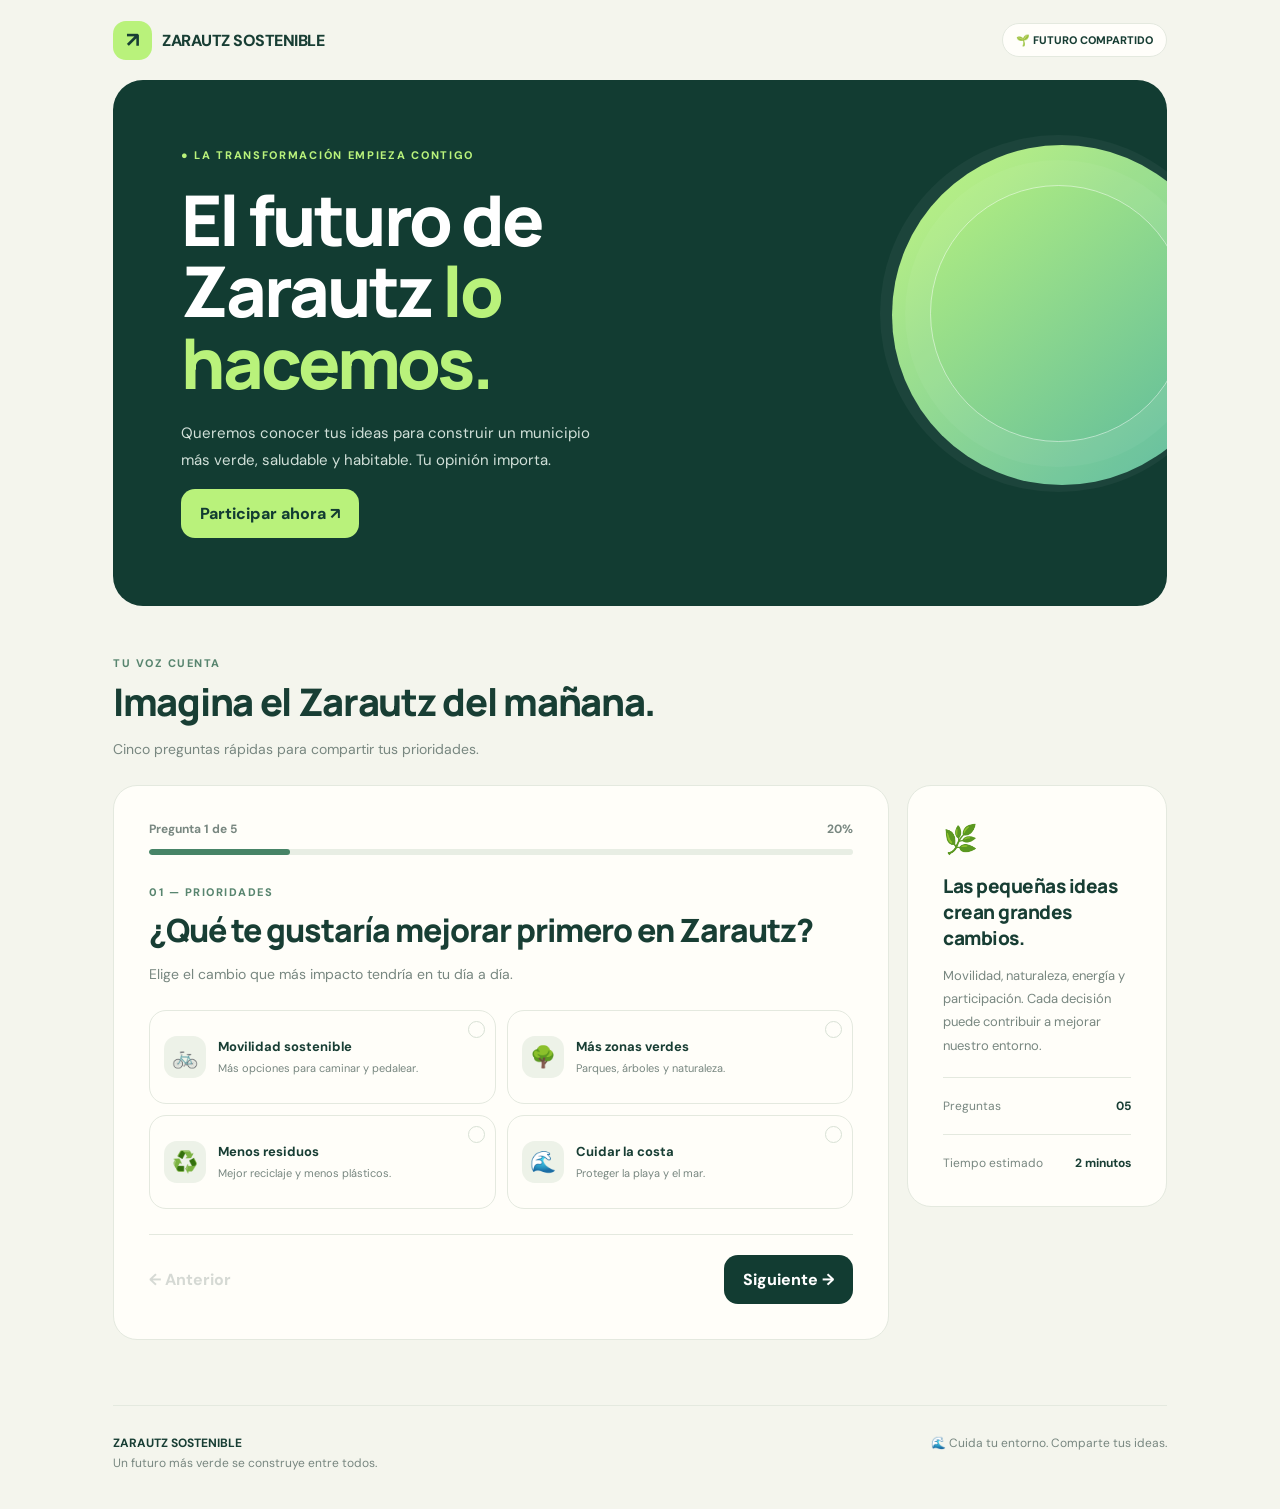
<file: index.html>
<!DOCTYPE html>
<html lang="es">
<head>
<meta charset="UTF-8">
<meta name="viewport" content="width=device-width, initial-scale=1.0">
<meta name="theme-color" content="#123c32">
<title>Zarautz Sostenible</title>
<style>
@import url('https://fonts.googleapis.com/css2?family=DM+Sans:wght@400;500;600;700;800&family=Manrope:wght@500;600;700;800&display=swap');

:root {
  --bg:#f4f5ed;
  --green:#b9f27b;
  --dark:#123c32;
  --text:#183e34;
  --muted:#788780;
  --white:#fffef9;
  --line:#e4e9df;
}
* { box-sizing:border-box }
html { scroll-behavior:smooth }
body {
  margin:0;background:var(--bg);color:var(--text);
  font-family:'DM Sans',sans-serif;
}
button { font:inherit;cursor:pointer }
.wrap { max-width:1100px;margin:auto;padding:0 23px }
nav { height:80px;display:flex;align-items:center;justify-content:space-between;gap:10px }
.brand { display:flex;align-items:center;gap:10px;font-weight:800;letter-spacing:-.5px }
.logo { display:grid;place-items:center;width:39px;height:39px;border-radius:13px;background:var(--green);font-size:21px }
.pill { border:1px solid var(--line);border-radius:30px;padding:9px 13px;font-size:11px;font-weight:800;background:#fffefa }
.hero {
  background:var(--dark);color:white;border-radius:30px;padding:clamp(30px,6vw,68px);
  position:relative;overflow:hidden;min-height:350px;display:flex;align-items:center
}
.hero:before {
  content:"";position:absolute;width:340px;height:340px;border-radius:50%;
  background:linear-gradient(140deg,#c0f67c,#55b6a0);
  right:-65px;top:65px
}
.hero:after {
  content:"";position:absolute;width:255px;height:255px;border:1px solid #ffffff80;
  border-radius:50%;right:-20px;top:105px;box-shadow:0 0 0 25px #ffffff0b,0 0 0 50px #ffffff0b
}
.hero-content { position:relative;z-index:1;max-width:600px }
.eyebrow { font-size:11px;font-weight:800;letter-spacing:1.7px;text-transform:uppercase;color:var(--green) }
h1 { font:800 clamp(40px,7vw,70px)/1.02 Manrope,sans-serif;letter-spacing:-3px;margin:22px 0 }
h1 span { color:var(--green) }
.hero p { color:#d1e0d9;line-height:1.8;max-width:440px;font-size:15px }
.btn { border:0;border-radius:14px;padding:14px 19px;font-weight:800;transition:.2s }
.btn:hover { transform:translateY(-2px) }
.btn-green { background:var(--green);color:var(--dark) }
.btn-dark { background:var(--dark);color:white }
.btn-outline { background:transparent;border:1px solid var(--line);color:var(--text) }
.section-head { margin:50px 0 23px }
.kicker { font-size:11px;letter-spacing:1.5px;font-weight:800;text-transform:uppercase;color:#58856f;margin-bottom:10px }
h2 { font:800 clamp(27px,4vw,38px)/1.15 Manrope,sans-serif;letter-spacing:-1.3px;margin:0 0 10px }
.muted { color:var(--muted);font-size:14px;line-height:1.7 }
.layout { display:grid;grid-template-columns:minmax(0,1fr) 260px;gap:18px;align-items:start }
.card { background:var(--white);border:1px solid var(--line);border-radius:24px;padding:clamp(20px,4vw,35px) }
.progress-top { display:flex;justify-content:space-between;color:var(--muted);font-size:12px;font-weight:700;margin-bottom:12px }
.track { height:6px;border-radius:20px;background:#e8eee4;overflow:hidden }
.fill { height:100%;background:#478467;border-radius:20px;transition:width .3s }
.kicker-question { margin-top:30px }
.question-title { font:800 clamp(24px,3.4vw,32px)/1.2 Manrope,sans-serif;letter-spacing:-1px;margin:12px 0 }
.options { display:grid;grid-template-columns:1fr 1fr;gap:11px;margin-top:23px }
.option {
  text-align:left;position:relative;display:flex;align-items:center;gap:12px;
  min-height:94px;border:1.5px solid var(--line);border-radius:17px;padding:14px;
  background:var(--white);color:var(--text);transition:.18s
}
.option:hover { border-color:#7bad91;transform:translateY(-2px) }
.option.selected { border-color:#478467;background:#eaf4e8;box-shadow:0 0 0 2px #47846714 }
.emoji { display:grid;place-items:center;flex-shrink:0;width:42px;height:42px;border-radius:13px;background:#edf2e8;font-size:21px }
.option.selected .emoji { background:var(--green) }
.option strong { display:block;font-size:13px;line-height:1.4;padding-right:8px }
.option small { display:block;color:var(--muted);font-size:11px;line-height:1.5;margin-top:4px }
.check { position:absolute;right:10px;top:10px;width:17px;height:17px;border:1px solid #d8e1d5;border-radius:50% }
.selected .check { background:var(--dark);border-color:var(--dark) }
.selected .check:after { content:"✓";display:block;text-align:center;color:white;font-size:11px }
.quiz-footer { display:flex;justify-content:space-between;align-items:center;gap:10px;border-top:1px solid var(--line);padding-top:20px;margin-top:25px }
.back { border:0;background:transparent;color:var(--muted);font-weight:700;padding:12px 0 }
.back:disabled { opacity:.3 }
.side-icon { font-size:28px;margin-bottom:15px }
.side h3 { font:800 19px Manrope,sans-serif;letter-spacing:-.5px;margin:0 0 12px }
.side p { font-size:13px;color:var(--muted);line-height:1.8 }
.divider { height:1px;background:var(--line);margin:20px 0 }
.side-stat { display:flex;justify-content:space-between;font-size:12px;gap:10px }
.side-stat span { color:var(--muted) }
.results { display:none }
.results.show { display:block;animation:appear .4s ease }
@keyframes appear { from {opacity:0;transform:translateY(10px)} to {opacity:1;transform:none} }
.result-hero { background:var(--dark);color:white;border-radius:25px;padding:30px;margin-bottom:16px }
.result-hero h2 { font-size:clamp(29px,5vw,44px);margin:13px 0 }
.result-hero p { color:#d1e0d9;line-height:1.7;font-size:13px }
.stats { display:grid;grid-template-columns:repeat(3,1fr);gap:12px;margin-bottom:16px }
.stat { background:var(--white);border:1px solid var(--line);border-radius:18px;padding:20px }
.stat span { display:block;font-size:11px;color:var(--muted);margin-bottom:10px }
.stat strong { font:800 clamp(23px,4vw,35px) Manrope,sans-serif;letter-spacing:-1px }
.stat .green { color:#468365 }
.chart-card { margin-bottom:16px }
.chart-list { display:grid;gap:22px;margin-top:25px }
.chart-label { display:flex;justify-content:space-between;gap:10px;font-size:13px;font-weight:700;margin-bottom:9px }
.chart-label span:last-child { color:#57856c;white-space:nowrap }
.bar-track { height:11px;background:#e9eee5;border-radius:20px;overflow:hidden }
.bar-fill { height:100%;width:0;border-radius:20px;background:linear-gradient(90deg,#529a7b,#b9f27b);transition:width 1s ease }
.chart-note { font-size:11px;color:var(--muted);line-height:1.7;margin-top:22px }
.answer-row { display:flex;align-items:center;gap:13px;padding:14px 0;border-bottom:1px solid var(--line) }
.answer-row:last-child { border:0 }
.answer-emoji { display:grid;place-items:center;width:42px;height:42px;border-radius:14px;background:#eaf3e6;font-size:21px }
.answer-row small { display:block;color:var(--muted);font-size:11px;margin-bottom:4px }
.answer-row strong { font-size:13px;line-height:1.5 }
.actions { display:flex;gap:10px;flex-wrap:wrap }
.notice { background:#edf3e7;border-radius:18px;padding:20px;margin:18px 0;color:var(--text);font-size:12px;line-height:1.7 }
footer { border-top:1px solid var(--line);margin-top:65px;padding:27px 0 35px;color:var(--muted);font-size:12px;line-height:1.7 }
.footer-row { display:flex;justify-content:space-between;gap:12px;flex-wrap:wrap }
.hidden { display:none!important }
@media(max-width:760px) {
 .layout { grid-template-columns:1fr }
 .side { display:none }
 .hero:before { opacity:.25;right:-220px }
 .hero:after { opacity:.2;right:-170px }
}
@media(max-width:520px) {
 .wrap { padding:0 14px }
 nav { height:68px }
 .brand { font-size:12px }
 .pill { font-size:9px;padding:8px }
 .hero { min-height:360px;border-radius:23px;padding:28px 22px }
 h1 { letter-spacing:-2.5px }
 .options { grid-template-columns:1fr }
 .option { min-height:78px }
 .card { padding:20px 16px;border-radius:20px }
 .stats { gap:7px }
 .stat { padding:13px 10px }
 .stat span { font-size:10px;line-height:1.5 }
 .stat strong { font-size:23px }
}
@media print {
 nav,.hero,#survey,.actions,footer { display:none!important }
 body { background:white }
 .results { display:block!important }
}
</style>
</head>
<body>
<div class="wrap">
<nav>
  <div class="brand"><div class="logo">↗</div><span>ZARAUTZ SOSTENIBLE</span></div>
  <div class="pill">🌱 FUTURO COMPARTIDO</div>
</nav>

<header class="hero">
  <div class="hero-content">
    <div class="eyebrow">● La transformación empieza contigo</div>
    <h1>El futuro de<br>Zarautz <span>lo hacemos.</span></h1>
    <p>Queremos conocer tus ideas para construir un municipio más verde, saludable y habitable. Tu opinión importa.</p>
    <button class="btn btn-green" onclick="startQuiz()">Participar ahora ↗</button>
  </div>
</header>

<section id="survey">
  <div class="section-head">
    <div class="kicker">TU VOZ CUENTA</div>
    <h2>Imagina el Zarautz del mañana.</h2>
    <p class="muted">Cinco preguntas rápidas para compartir tus prioridades.</p>
  </div>

  <div class="layout" id="quizLayout">
    <main class="card">
      <div class="progress-top"><span id="progressLabel">Pregunta 1 de 5</span><span id="progressPercent">20%</span></div>
      <div class="track"><div class="fill" id="progressFill" style="width:20%"></div></div>
      <div class="kicker kicker-question" id="questionKicker">01 — PRIORIDADES</div>
      <h2 class="question-title" id="questionTitle"></h2>
      <p class="muted" id="questionDesc"></p>
      <div class="options" id="options"></div>
      <div class="quiz-footer">
        <button class="back" id="backBtn" onclick="previousQuestion()">← Anterior</button>
        <button class="btn btn-dark" id="nextBtn" onclick="nextQuestion()" disabled>Siguiente →</button>
      </div>
    </main>

    <aside class="card side">
      <div class="side-icon">🌿</div>
      <h3>Las pequeñas ideas crean grandes cambios.</h3>
      <p>Movilidad, naturaleza, energía y participación. Cada decisión puede contribuir a mejorar nuestro entorno.</p>
      <div class="divider"></div>
      <div class="side-stat"><span>Preguntas</span><strong>05</strong></div>
      <div class="divider"></div>
      <div class="side-stat"><span>Tiempo estimado</span><strong>2 minutos</strong></div>
    </aside>
  </div>
</section>

<section class="results" id="results">
  <div class="result-hero">
    <div class="eyebrow">✳ RESULTADOS DE DEMOSTRACIÓN</div>
    <h2>Las buenas ideas<br>empiezan contigo.</h2>
    <p>Consulta las tendencias de ejemplo y revisa las respuestas que has elegido.</p>
  </div>

  <div class="stats">
    <div class="stat"><span>Participantes simulados</span><strong id="participantCount">5.024</strong></div>
    <div class="stat"><span>Preguntas respondidas</span><strong id="answered">5/5</strong></div>
    <div class="stat"><span>Tu participación</span><strong>100%</strong></div>
  </div>

  <div class="card chart-card">
    <div class="kicker">01 / ENCUESTA DE EJEMPLO</div>
    <h2 style="font-size:25px">¿Qué debería mejorar Zarautz?</h2>
    <p class="muted">Distribución ficticia de votos. Los valores cambian periódicamente como demostración visual.</p>
    <div class="chart-list" id="chartList"></div>
    <p class="chart-note">⚠️ Estos datos son inventados y no representan votos reales ni una encuesta oficial. El contador y las cifras son una simulación.</p>
  </div>

  <div class="card chart-card">
    <div class="kicker">02 / TUS RESPUESTAS</div>
    <h2 style="font-size:25px">Lo que has elegido.</h2>
    <div id="answerList"></div>
  </div>

  <div class="notice"><strong>¿Quieres mejorar Zarautz?</strong><br>Comparte tus propuestas, escucha otras opiniones y participa en iniciativas de tu comunidad. Para recopilar votos reales de distintas personas, esta web tendría que conectarse a un sistema de almacenamiento.</div>

  <div class="actions">
    <button class="btn btn-dark" onclick="restartQuiz()">↻ Volver a responder</button>
    <button class="btn btn-outline" onclick="window.print()">Guardar como PDF</button>
  </div>
</section>

<footer>
  <div class="footer-row">
    <div><strong style="color:var(--text)">ZARAUTZ SOSTENIBLE</strong><br>Un futuro más verde se construye entre todos.</div>
    <div>🌊 Cuida tu entorno. Comparte tus ideas.</div>
  </div>
</footer>
</div>

<script>
const questions = [
  {
    category:"PRIORIDADES",
    title:"¿Qué te gustaría mejorar primero en Zarautz?",
    desc:"Elige el cambio que más impacto tendría en tu día a día.",
    options:[
      ["🚲","Movilidad sostenible","Más opciones para caminar y pedalear."],
      ["🌳","Más zonas verdes","Parques, árboles y naturaleza."],
      ["♻️","Menos residuos","Mejor reciclaje y menos plásticos."],
      ["🌊","Cuidar la costa","Proteger la playa y el mar."]
    ]
  },
  {
    category:"MOVILIDAD",
    title:"¿Cómo te gustaría moverte por el municipio?",
    desc:"Imagina calles más cómodas, seguras y accesibles.",
    options:[
      ["🚶","A pie","Recorridos cómodos para todo el mundo."],
      ["🚲","En bicicleta","Más carriles y aparcamientos seguros."],
      ["🚌","Transporte público","Mejores conexiones y frecuencias."],
      ["🌿","Combinar opciones","Elegir la mejor opción para cada viaje."]
    ]
  },
  {
    category:"NUEVAS IDEAS",
    title:"¿Qué iniciativa te parece más útil?",
    desc:"Selecciona el proyecto que te gustaría ver en marcha.",
    options:[
      ["🌱","Huertos urbanos","Cultivar y aprender en comunidad."],
      ["🧹","Limpiezas colectivas","Cuidar playas, parques y calles."],
      ["🔋","Ahorro energético","Reducir el consumo de energía."],
      ["🛍️","Comercio local","Apoyar negocios de proximidad."]
    ]
  },
  {
    category:"PARTICIPACIÓN",
    title:"¿Cómo te gustaría participar en tu barrio?",
    desc:"Hay muchas maneras de mejorar nuestro entorno.",
    options:[
      ["💡","Proponer ideas","Compartir propuestas de mejora."],
      ["🤝","Actividades vecinales","Colaborar con otras personas."],
      ["📱","Participar online","Opinar y votar digitalmente."],
      ["🎉","Eventos locales","Asistir a talleres y encuentros."]
    ]
  },
  {
    category:"FUTURO",
    title:"¿Qué debería ser prioritario en el Zarautz del futuro?",
    desc:"Elige la dirección que más te gustaría impulsar.",
    options:[
      ["🌍","Proteger la naturaleza","Conservar el entorno y la biodiversidad."],
      ["🏡","Mejorar los barrios","Espacios públicos agradables."],
      ["💚","Bienestar colectivo","Una localidad saludable e inclusiva."],
      ["☀️","Energía limpia","Impulsar energías renovables."]
    ]
  }
];

let current = 0;
let answers = Array(questions.length).fill(null);
let chartTimer = null;
let participants = 5024;

const $ = id => document.getElementById(id);

function startQuiz() {
  $("survey").scrollIntoView({behavior:"smooth",block:"start"});
}

function renderQuestion() {
  const q = questions[current];
  const n = current + 1;
  const pct = Math.round(n / questions.length * 100);

  $("progressLabel").textContent = `Pregunta ${n} de ${questions.length}`;
  $("progressPercent").textContent = pct + "%";
  $("progressFill").style.width = pct + "%";
  $("questionKicker").textContent = `${String(n).padStart(2,"0")} — ${q.category}`;
  $("questionTitle").textContent = q.title;
  $("questionDesc").textContent = q.desc;
  $("backBtn").disabled = current === 0;
  $("nextBtn").disabled = answers[current] === null;
  $("nextBtn").textContent = current === questions.length - 1 ? "Ver resultados ↗" : "Siguiente →";

  const box = $("options");
  box.innerHTML = "";

  q.options.forEach((opt,index) => {
    const selected = answers[current] === index;
    const btn = document.createElement("button");
    btn.type = "button";
    btn.className = "option" + (selected ? " selected" : "");
    btn.setAttribute("aria-pressed",String(selected));
    btn.innerHTML = `<span class="emoji"></span><span><strong></strong><small></small></span><span class="check"></span>`;
    btn.querySelector(".emoji").textContent = opt[0];
    btn.querySelector("strong").textContent = opt[1];
    btn.querySelector("small").textContent = opt[2];

    btn.addEventListener("click", () => {
      answers[current] = index;
      renderQuestion();
    });
    box.appendChild(btn);
  });
}

function nextQuestion() {
  if (answers[current] === null) return;
  if (current < questions.length - 1) {
    current++;
    renderQuestion();
  } else {
    showResults();
  }
}

function previousQuestion() {
  if (current > 0) {
    current--;
    renderQuestion();
  }
}

function makeDemoData() {
  const categories = [
    {name:"Más zonas verdes",emoji:"🌳",base:31},
    {name:"Movilidad sostenible",emoji:"🚲",base:25},
    {name:"Protección de la costa",emoji:"🌊",base:22},
    {name:"Reciclaje y residuos",emoji:"♻️",base:12},
    {name:"Energía renovable",emoji:"☀️",base:10}
  ];

  // Variaciones visuales aleatorias alrededor de porcentajes ficticios.
  let values = categories.map(c => Math.max(3,c.base + (Math.random()*4-2)));
  const total = values.reduce((a,b) => a+b,0);

  return categories.map((c,i) => ({
    ...c,
    percent: values[i] / total * 100
  }));
}

function renderChart() {
  const data = makeDemoData();
  const list = $("chartList");
  list.innerHTML = "";

  data.forEach(item => {
    const votes = Math.round(participants * item.percent / 100);
    const row = document.createElement("div");
    row.innerHTML = `
      <div class="chart-label"><span></span><span></span></div>
      <div class="bar-track"><div class="bar-fill"></div></div>
      <div style="font-size:11px;color:var(--muted);margin-top:6px"></div>
    `;
    row.querySelector(".chart-label span:first-child").textContent = item.emoji + " " + item.name;
    row.querySelector(".chart-label span:last-child").textContent = item.percent.toFixed(1).replace(".",",") + "%";
    row.querySelector(".bar-fill").style.width = "0%";
    row.lastElementChild.textContent = votes.toLocaleString("es-ES") + " votos simulados";
    list.appendChild(row);

    requestAnimationFrame(() => {
      row.querySelector(".bar-fill").style.width = item.percent + "%";
    });
  });

  $("participantCount").textContent = participants.toLocaleString("es-ES");
}

function showResults() {
  $("quizLayout").classList.add("hidden");
  $("results").classList.add("show");
  $("answered").textContent = answers.filter(a => a !== null).length + "/" + questions.length;

  const list = $("answerList");
  list.innerHTML = "";

  questions.forEach((q,i) => {
    const opt = q.options[answers[i]];
    const row = document.createElement("div");
    row.className = "answer-row";
    row.innerHTML = `<div class="answer-emoji"></div><div><small></small><strong></strong></div>`;
    row.querySelector(".answer-emoji").textContent = opt[0];
    row.querySelector("small").textContent = `${String(i+1).padStart(2,"0")} · ${q.category}`;
    row.querySelector("strong").textContent = opt[1] + " — " + opt[2];
    list.appendChild(row);
  });

  renderChart();
  $("results").scrollIntoView({behavior:"smooth",block:"start"});

  clearInterval(chartTimer);
  chartTimer = setInterval(() => {
    // Simulación visual: el contador fluctúa, no son nuevos votos reales.
    participants = 4900 + Math.floor(Math.random()*201);
    renderChart();
  }, 7000);
}

function restartQuiz() {
  clearInterval(chartTimer);
  answers = Array(questions.length).fill(null);
  current = 0;
  $("results").classList.remove("show");
  $("quizLayout").classList.remove("hidden");
  renderQuestion();
  $("survey").scrollIntoView({behavior:"smooth",block:"start"});
}

renderQuestion();
</script>
</body>
</html>
</file>
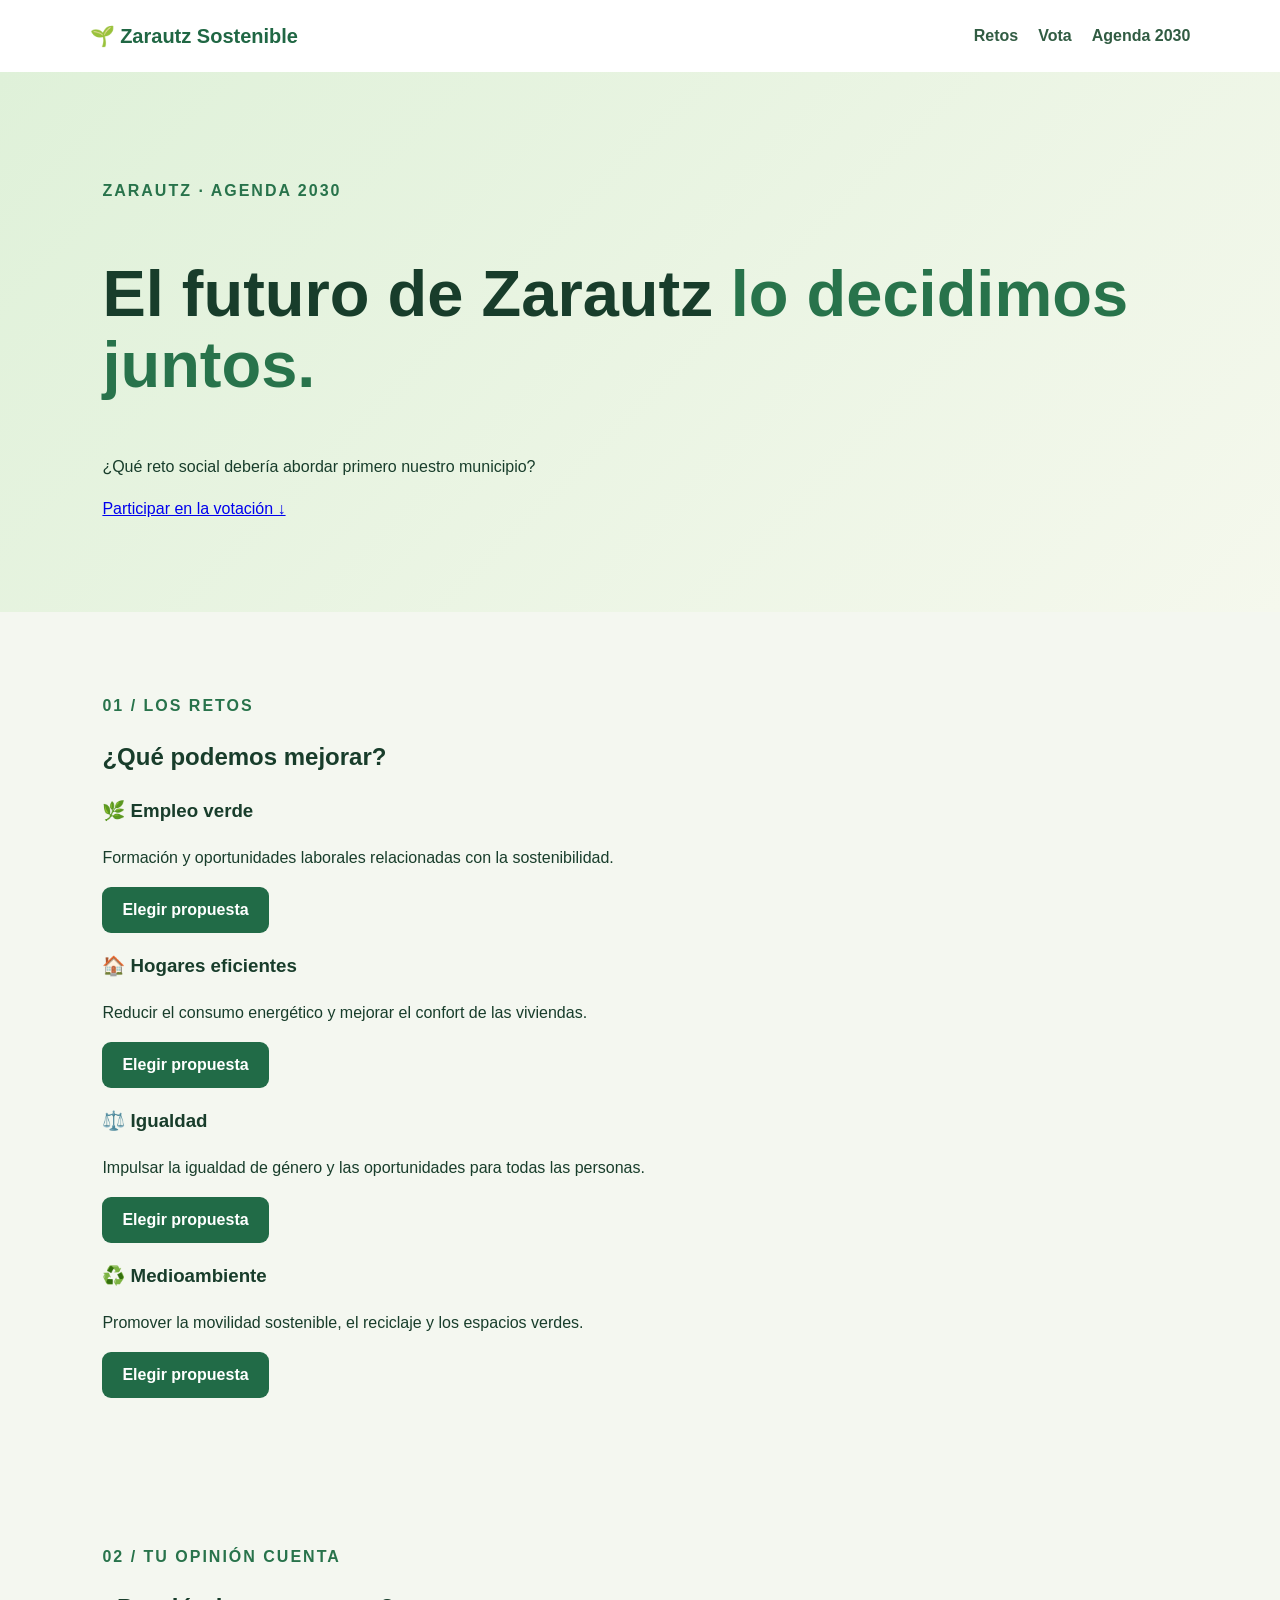
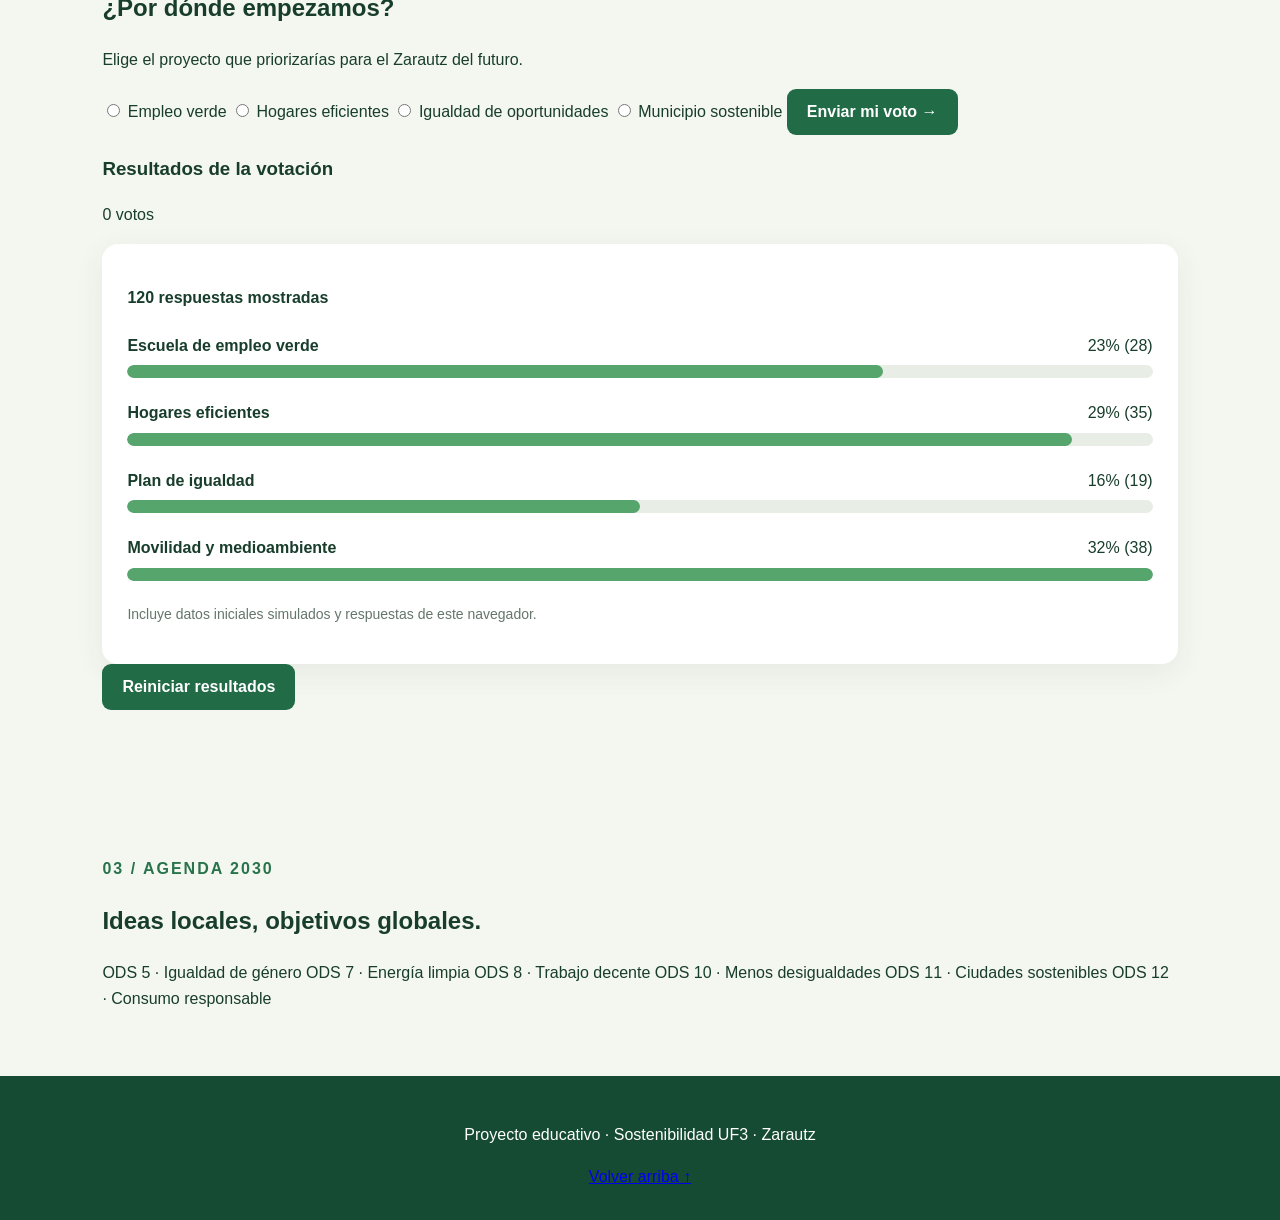
<file: zarautzfuturo.html>
<!DOCTYPE html>
<html lang="es">
<head>
  <meta charset="UTF-8">
  <meta name="viewport" content="width=device-width, initial-scale=1.0">
  <title>Zarautz Sostenible</title>
  <link rel="stylesheet" href="style.css">
</head>
<body>
  <header>
    <a class="logo" href="#inicio">🌱 Zarautz Sostenible</a>
    <nav>
      <a href="#retos">Retos</a>
      <a href="#vota">Vota</a>
      <a href="#ods">Agenda 2030</a>
    </nav>
  </header>

  <section class="hero" id="inicio">
    <p class="etiqueta">ZARAUTZ · AGENDA 2030</p>
    <h1>El futuro de Zarautz <span>lo decidimos juntos.</span></h1>
    <p>¿Qué reto social debería abordar primero nuestro municipio?</p>
    <a class="boton" href="#vota">Participar en la votación ↓</a>
  </section>

  <section id="retos">
    <p class="etiqueta">01 / LOS RETOS</p>
    <h2>¿Qué podemos mejorar?</h2>
    <div class="tarjetas">
      <article class="tarjeta">
        <h3>🌿 Empleo verde</h3>
        <p>Formación y oportunidades laborales relacionadas con la sostenibilidad.</p>
        <button class="elegir" data-voto="empleo">Elegir propuesta</button>
      </article>
      <article class="tarjeta">
        <h3>🏠 Hogares eficientes</h3>
        <p>Reducir el consumo energético y mejorar el confort de las viviendas.</p>
        <button class="elegir" data-voto="energia">Elegir propuesta</button>
      </article>
      <article class="tarjeta">
        <h3>⚖️ Igualdad</h3>
        <p>Impulsar la igualdad de género y las oportunidades para todas las personas.</p>
        <button class="elegir" data-voto="igualdad">Elegir propuesta</button>
      </article>
      <article class="tarjeta">
        <h3>♻️ Medioambiente</h3>
        <p>Promover la movilidad sostenible, el reciclaje y los espacios verdes.</p>
        <button class="elegir" data-voto="medioambiente">Elegir propuesta</button>
      </article>
    </div>
  </section>

  <section class="votacion" id="vota">
    <p class="etiqueta">02 / TU OPINIÓN CUENTA</p>
    <h2>¿Por dónde empezamos?</h2>
    <p>Elige el proyecto que priorizarías para el Zarautz del futuro.</p>

    <form id="formulario">
      <label><input type="radio" name="propuesta" value="empleo" required> Empleo verde</label>
      <label><input type="radio" name="propuesta" value="energia"> Hogares eficientes</label>
      <label><input type="radio" name="propuesta" value="igualdad"> Igualdad de oportunidades</label>
      <label><input type="radio" name="propuesta" value="medioambiente"> Municipio sostenible</label>
      <button class="boton" type="submit">Enviar mi voto →</button>
    </form>

    <p id="mensaje" aria-live="polite"></p>

    <div class="resultados">
      <h3>Resultados de la votación</h3>
      <p id="total">0 votos</p>
      <div id="grafico"></div>
      <button id="reiniciar" class="secundario" type="button">Reiniciar resultados</button>
    </div>
  </section>

  <section id="ods">
    <p class="etiqueta">03 / AGENDA 2030</p>
    <h2>Ideas locales, objetivos globales.</h2>
    <div class="ods">
      <span>ODS 5 · Igualdad de género</span>
      <span>ODS 7 · Energía limpia</span>
      <span>ODS 8 · Trabajo decente</span>
      <span>ODS 10 · Menos desigualdades</span>
      <span>ODS 11 · Ciudades sostenibles</span>
      <span>ODS 12 · Consumo responsable</span>
    </div>
  </section>

  <footer>
    <p>Proyecto educativo · Sostenibilidad UF3 · Zarautz</p>
    <a href="#inicio">Volver arriba ↑</a>
  </footer>

  <script src="script.js"></script>
</body>
</html>
</file>
<file: style.css>
* { box-sizing: border-box; }

html { scroll-behavior: smooth; }

body {
  margin: 0;
  font-family: Arial, sans-serif;
  background: #f4f7f0;
  color: #183d2b;
  line-height: 1.6;
}

header {
  padding: 20px 7%;
  background: white;
  display: flex;
  justify-content: space-between;
  align-items: center;
  gap: 20px;
  flex-wrap: wrap;
  position: sticky;
  top: 0;
}

.logo {
  color: #206744;
  font-size: 20px;
  font-weight: bold;
  text-decoration: none;
}

nav { display: flex; gap: 20px; }

nav a {
  color: #315c43;
  text-decoration: none;
  font-weight: bold;
}

.hero {
  padding: 90px 8%;
  background: linear-gradient(135deg, #dff1d9, #f5f8ed);
}

.etiqueta {
  color: #28734b;
  font-weight: bold;
  letter-spacing: 2px;
}

h1 {
  font-size: clamp(38px, 6vw, 65px);
  line-height: 1.1;
}

h1 span { color: #28734b; }

button {
  border: 0;
  background: #216b47;
  color: white;
  padding: 14px 20px;
  border-radius: 9px;
  font-size: 16px;
  font-weight: bold;
  cursor: pointer;
}

button:hover { background: #154b32; }

section:not(.hero) { padding: 65px 8%; }

#encuesta, #resultados {
  max-width: 1000px;
  margin: auto;
}

#pregunta, #grafico {
  background: white;
  padding: 25px;
  border-radius: 16px;
  box-shadow: 0 8px 30px #173b2b12;
}

.opcion {
  display: block;
  padding: 13px;
  margin: 10px 0;
  background: #f2f7ef;
  border: 1px solid #dce9d8;
  border-radius: 8px;
  cursor: pointer;
}

.opcion:hover { background: #e3f2df; }

.opcion input { margin-right: 10px; }

.barra-fondo {
  height: 13px;
  background: #e8eee5;
  border-radius: 20px;
  overflow: hidden;
}

.barra {
  height: 100%;
  background: #55a56d;
  border-radius: 20px;
}

.fila { margin: 22px 0; }

.fila-titulo {
  display: flex;
  justify-content: space-between;
  gap: 10px;
  margin-bottom: 7px;
}

.aviso { color: #64766a; font-size: 14px; }

footer {
  padding: 30px;
  text-align: center;
  background: #154b32;
  color: white;
}

@media (max-width: 600px) {
  header { flex-direction: column; }
  nav { gap: 14px; }
  .hero { padding: 60px 6%; }
  section:not(.hero) { padding: 45px 6%; }
}
</file>
